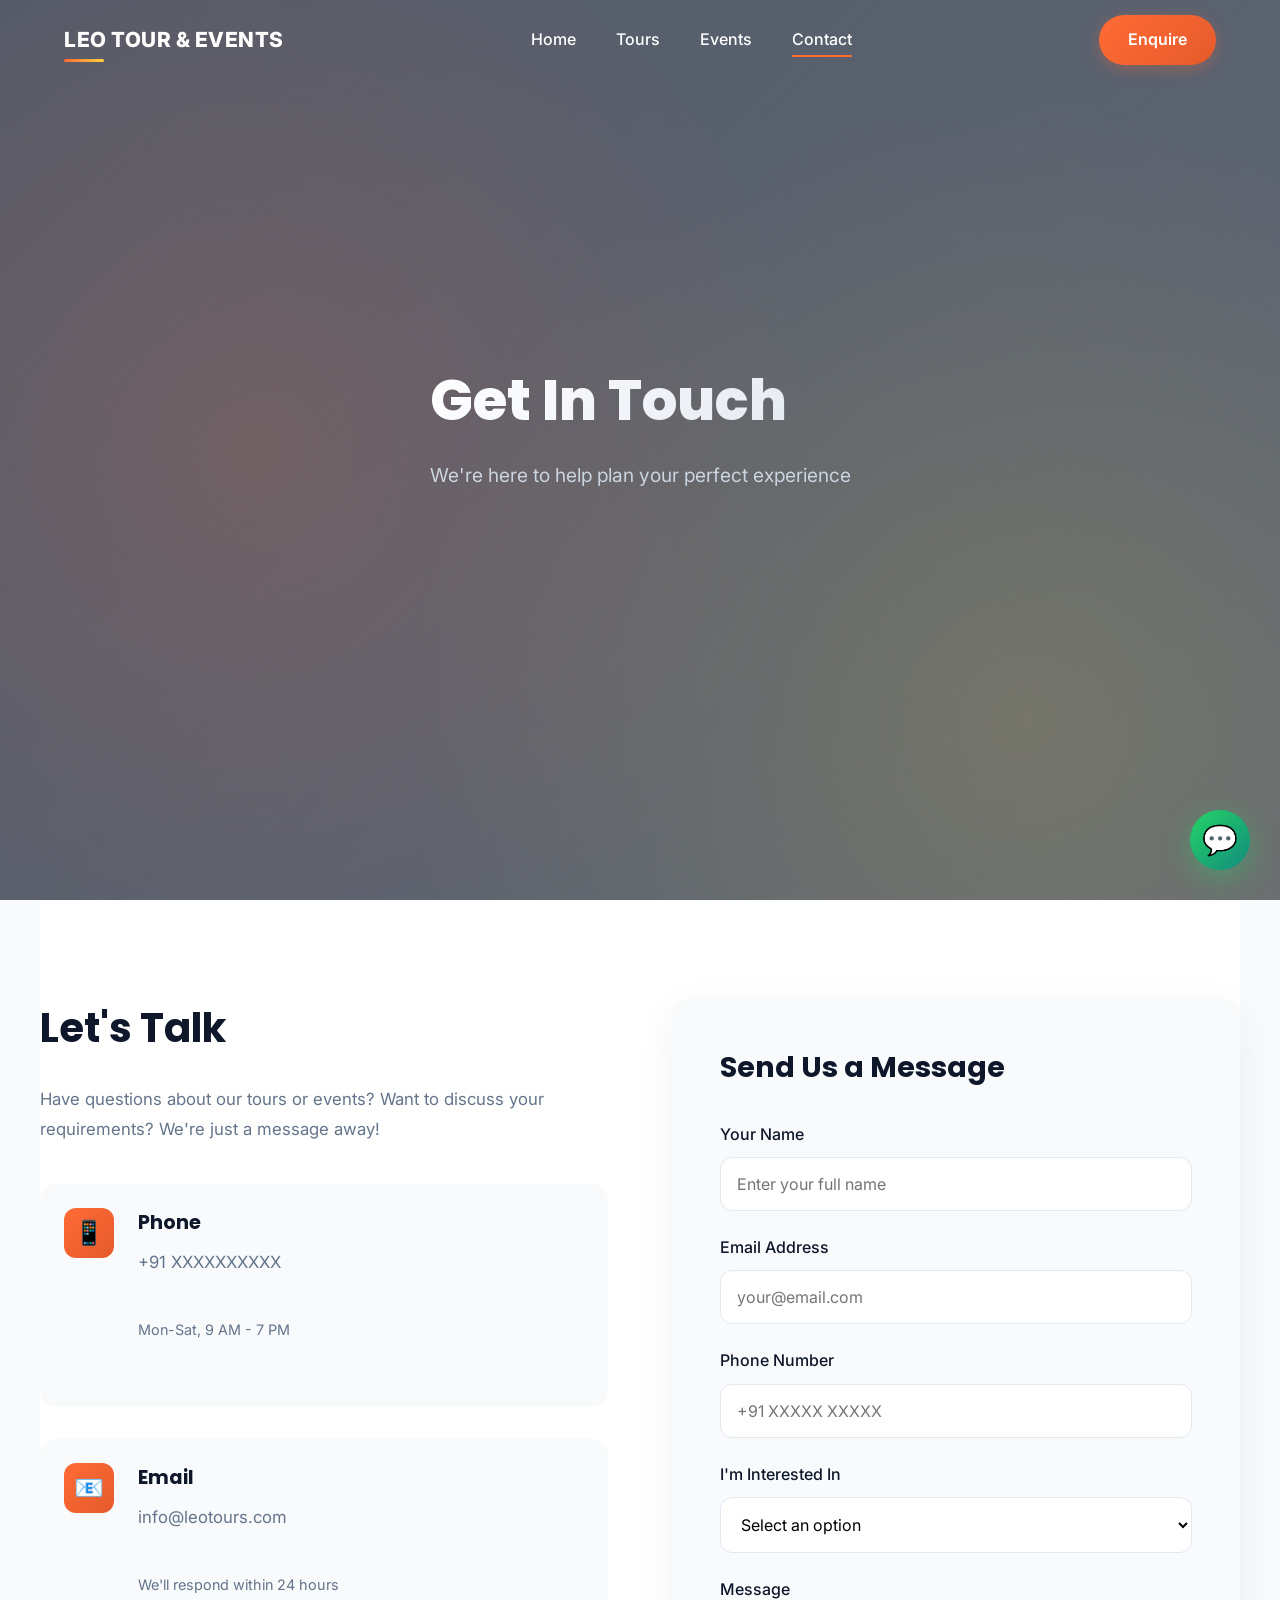
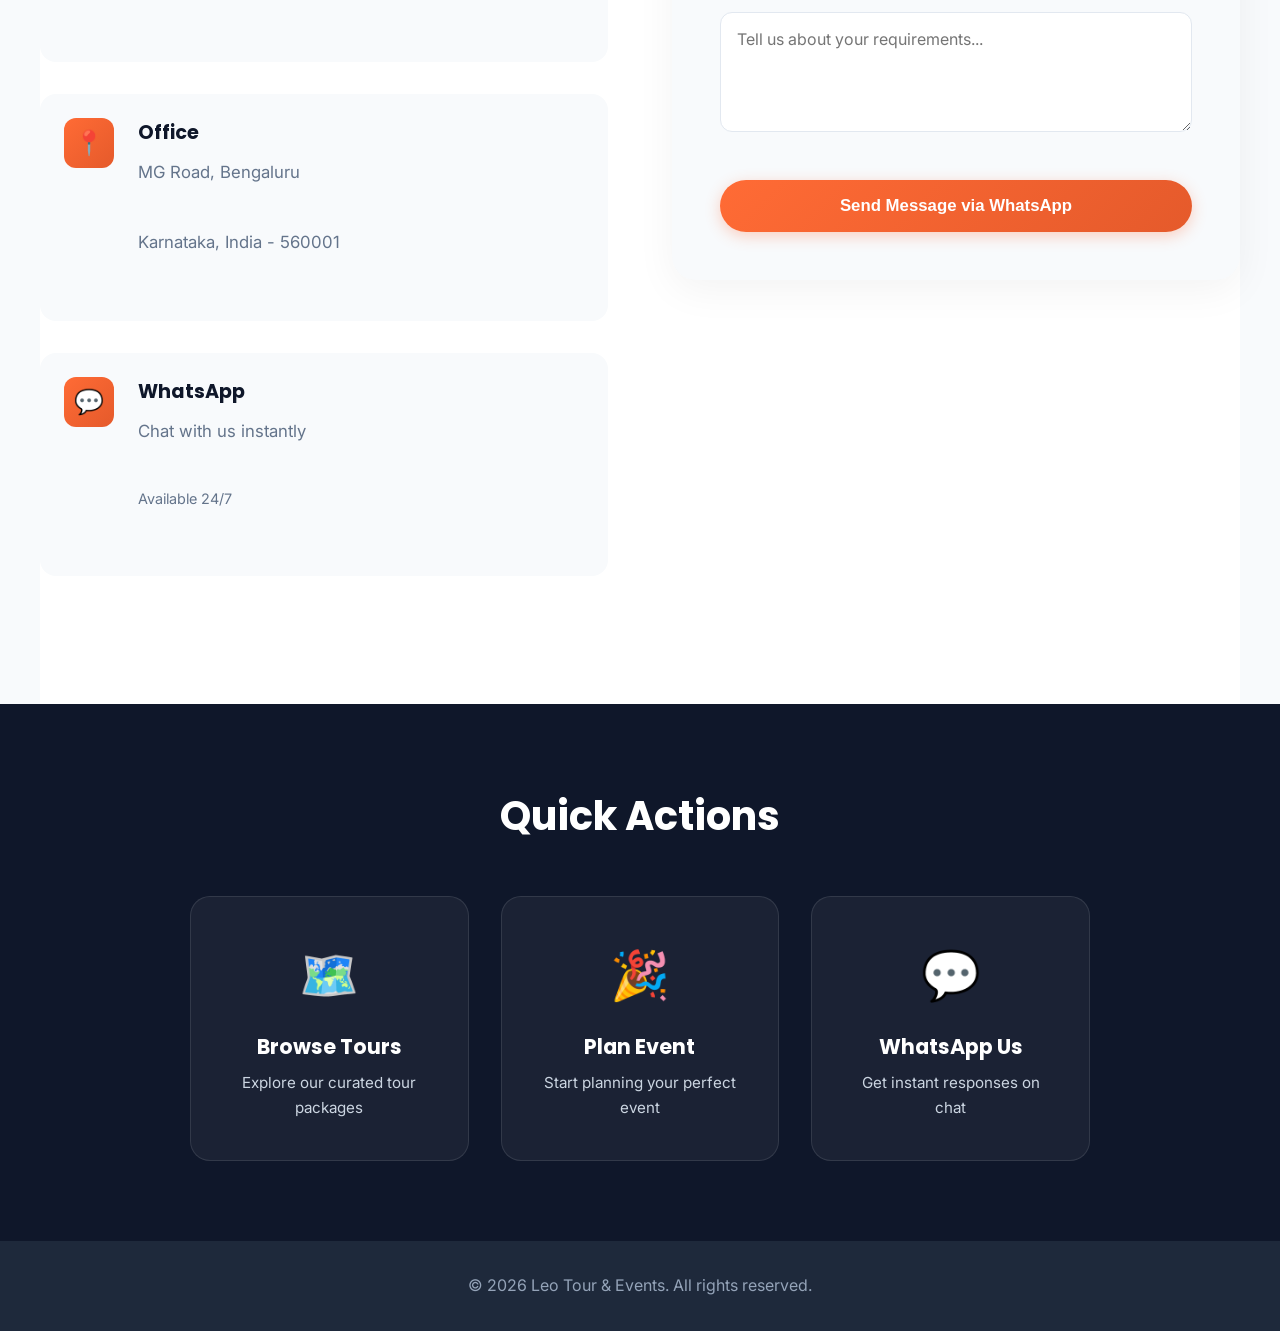
<file: contact.html>
<!DOCTYPE html>
<html lang="en">
<head>
  <meta charset="UTF-8" />
  <meta name="viewport" content="width=device-width, initial-scale=1.0" />

  <title>Contact | Leo Tour & Events</title>
  <meta name="description" content="Get in touch with Leo Tour & Events. We're here to help plan your perfect tour or event." />

  <!-- Fonts -->
  <link rel="preconnect" href="https://fonts.googleapis.com">
  <link rel="preconnect" href="https://fonts.gstatic.com" crossorigin>
  <link href="https://fonts.googleapis.com/css2?family=Poppins:wght@400;600;700;800&family=Inter:wght@400;500;600&display=swap" rel="stylesheet">

  <style>
    /* RESET */
    * {
      margin: 0;
      padding: 0;
      box-sizing: border-box;
    }

    /* VARIABLES */
    :root {
      --primary: #ff6b35;
      --primary-dark: #e55a2b;
      --secondary: #ffd23f;
      --dark: #0f172a;
      --dark-light: #1e293b;
      --light: #f8fafc;
      --white: #ffffff;
      --text: #334155;
      --border: #e2e8f0;
    }

    /* GLOBAL */
    body {
      font-family: 'Inter', sans-serif;
      background: var(--light);
      color: var(--text);
      line-height: 1.6;
    }

    html {
      scroll-behavior: smooth;
    }

    h1, h2, h3 {
      font-family: 'Poppins', sans-serif;
    }

    a {
      text-decoration: none;
      color: inherit;
    }

    .container {
      max-width: 1200px;
      margin: auto;
      padding: 0 1.5rem;
    }

    /* HEADER */
    .header {
      position: fixed;
      width: 100%;
      top: 0;
      z-index: 1000;
      transition: all 0.4s cubic-bezier(0.4, 0, 0.2, 1);
      background: transparent;
    }

    .header.scrolled {
      background: rgba(15, 23, 42, 0.95);
      backdrop-filter: blur(10px);
      box-shadow: 0 4px 30px rgba(0, 0, 0, 0.1);
    }
    .navbar {
      height: 80px;
      display: flex;
      align-items: center;
      justify-content: space-between;
    }

    .logo {
      font-weight: 800;
      color: white;
      font-size: 1.3rem;
      letter-spacing: 0.5px;
      position: relative;
    }

    .logo::after {
      content: '';
      position: absolute;
      bottom: -5px;
      left: 0;
      width: 40px;
      height: 3px;
      background: linear-gradient(90deg, var(--primary), var(--secondary));
      border-radius: 2px;
    }

    .nav-links {
      list-style: none;
      display: flex;
      gap: 2.5rem;
    }

    .nav-links a {
      color: white;
      font-weight: 500;
      position: relative;
      padding: 0.5rem 0;
      transition: all 0.3s ease;
    }

    .nav-links a::after {
      content: '';
      position: absolute;
      bottom: 0;
      left: 0;
      width: 0;
      height: 2px;
      background: var(--primary);
      transition: width 0.3s ease;
    }

    .nav-links a:hover::after,
    .nav-links a.active::after {
      width: 100%;
    }

    .btn-primary {
      background: linear-gradient(135deg, var(--primary), var(--primary-dark));
      color: white;
      padding: 0.75rem 1.8rem;
      border-radius: 50px;
      font-weight: 600;
      box-shadow: 0 4px 15px rgba(255, 107, 53, 0.3);
      border: none;
      cursor: pointer;
      transition: all 0.3s ease;
    }

    .btn-primary:hover {
      transform: translateY(-2px);
      box-shadow: 0 6px 25px rgba(255, 107, 53, 0.4);
    }

    /* HERO */
    .hero {
      height: 100vh;
      min-height: 350px;
      background:
        linear-gradient(135deg, rgba(15, 23, 42, 0.7), rgba(30, 41, 59, 0.7)),
        url('https://images.unsplash.com/photo-1423666639041-f56000c27a9a?q=80&w=1600&auto=format&fit=crop')
        center/cover no-repeat;
      display: flex;
      align-items: center;  
    }
    .hero::before {
      content: '';
      position: absolute;
      inset: 0;
      background: radial-gradient(circle at 20% 50%, rgba(255, 107, 53, 0.15), transparent 50%),
                  radial-gradient(circle at 80% 80%, rgba(255, 210, 63, 0.15), transparent 50%);
      animation: pulse 8s ease-in-out infinite;
    }

    @keyframes pulse {
      0%, 100% { opacity: 0.5; }
      50% { opacity: 0.8; }
    }

    .hero-content {
      color: white;
      max-width: 700px;
      position: relative;
      z-index: 1;
      animation: fadeInUp 1s ease-out;
    }

    @keyframes fadeInUp {
      from {
        opacity: 0;
        transform: translateY(30px);
      }
      to {
        opacity: 1;
        transform: translateY(0);
      }
    }

    .hero h1 {
      font-size: 3.5rem;
      line-height: 1.2;
      margin-bottom: 1.5rem;
      font-weight: 800;
      background: linear-gradient(135deg, #ffffff, #e2e8f0);
      -webkit-background-clip: text;
      -webkit-text-fill-color: transparent;
      background-clip: text;
    }

    .hero p {
      margin-bottom: 2.5rem;
      font-size: 1.2rem;
      color: #cbd5e1;
      line-height: 1.8;
    }

    .hero-buttons {
      display: flex;
      gap: 1.5rem;
      flex-wrap: wrap;
    }


    /* CONTACT SECTION */
    .contact-section {
      padding: 6rem 0;
      background: var(--white);
    }

    .contact-wrapper {
      display: grid;
      grid-template-columns: 1fr 1fr;
      gap: 4rem;
      align-items: start;
    }

    /* CONTACT INFO */
    .contact-info h2 {
      font-size: 2.5rem;
      color: var(--dark);
      margin-bottom: 1.5rem;
    }

    .contact-info p {
      color: #64748b;
      margin-bottom: 2.5rem;
      font-size: 1.05rem;
      line-height: 1.8;
    }

    .info-item {
      display: flex;
      align-items: start;
      gap: 1.5rem;
      margin-bottom: 2rem;
      padding: 1.5rem;
      background: var(--light);
      border-radius: 16px;
      transition: all 0.3s ease;
    }

    .info-item:hover {
      transform: translateX(5px);
      box-shadow: 0 5px 20px rgba(0, 0, 0, 0.05);
    }

    .info-icon {
      width: 50px;
      height: 50px;
      background: linear-gradient(135deg, var(--primary), var(--primary-dark));
      border-radius: 12px;
      display: flex;
      align-items: center;
      justify-content: center;
      font-size: 1.5rem;
      flex-shrink: 0;
    }

    .info-text h3 {
      font-size: 1.2rem;
      color: var(--dark);
      margin-bottom: 0.5rem;
    }

    .info-text p,
    .info-text a {
      color: #64748b;
      transition: color 0.3s ease;
    }

    .info-text a:hover {
      color: var(--primary);
    }

    /* CONTACT FORM */
    .contact-form {
      background: var(--light);
      padding: 3rem;
      border-radius: 24px;
      box-shadow: 0 10px 40px rgba(0, 0, 0, 0.05);
    }

    .contact-form h3 {
      font-size: 1.8rem;
      color: var(--dark);
      margin-bottom: 2rem;
    }

    .form-group {
      margin-bottom: 1.5rem;
    }

    .form-group label {
      display: block;
      margin-bottom: 0.6rem;
      font-weight: 500;
      color: var(--dark);
    }

    .form-group input,
    .form-group select,
    .form-group textarea {
      width: 100%;
      padding: 1rem;
      border-radius: 12px;
      border: 1px solid var(--border);
      background: var(--white);
      font-family: inherit;
      font-size: 1rem;
      transition: all 0.3s ease;
    }

    .form-group input:focus,
    .form-group select:focus,
    .form-group textarea:focus {
      outline: none;
      border-color: var(--primary);
      box-shadow: 0 0 0 3px rgba(255, 107, 53, 0.1);
    }

    .form-group textarea {
      resize: vertical;
      min-height: 120px;
    }

    .submit-btn {
      width: 100%;
      padding: 1rem;
      font-size: 1.05rem;
      margin-top: 1rem;
    }

    /* QUICK LINKS */
    .quick-links {
      padding: 5rem 0;
      background: var(--dark);
      color: white;
      text-align: center;
    }

    .quick-links h2 {
      font-size: 2.5rem;
      margin-bottom: 3rem;
    }

    .links-grid {
      display: grid;
      grid-template-columns: repeat(auto-fit, minmax(250px, 1fr));
      gap: 2rem;
      max-width: 900px;
      margin: 0 auto;
    }

    .link-card {
      background: rgba(255, 255, 255, 0.05);
      padding: 2.5rem 2rem;
      border-radius: 20px;
      border: 1px solid rgba(255, 255, 255, 0.1);
      transition: all 0.3s ease;
      cursor: pointer;
    }

    .link-card:hover {
      background: rgba(255, 255, 255, 0.08);
      transform: translateY(-5px);
      border-color: var(--primary);
    }

    .link-icon {
      font-size: 3rem;
      margin-bottom: 1rem;
    }

    .link-card h3 {
      font-size: 1.3rem;
      margin-bottom: 0.5rem;
    }

    .link-card p {
      color: #cbd5e1;
      font-size: 0.95rem;
    }

    /* FOOTER */
    .footer {
      background: var(--dark-light);
      color: white;
      padding: 2rem 0;
      text-align: center;
    }

    .footer .container {
      color: #94a3b8;
    }

    /* WHATSAPP FLOAT */
    .whatsapp-float {
      position: fixed;
      bottom: 30px;
      right: 30px;
      background: linear-gradient(135deg, #25d366, #128c7e);
      color: white;
      width: 60px;
      height: 60px;
      border-radius: 50%;
      display: flex;
      align-items: center;
      justify-content: center;
      font-size: 1.8rem;
      box-shadow: 0 8px 30px rgba(37, 211, 102, 0.4);
      z-index: 3000;
      transition: all 0.3s ease;
      animation: bounce 2s infinite;
    }

    @keyframes bounce {
      0%, 100% { transform: translateY(0); }
      50% { transform: translateY(-10px); }
    }

    .whatsapp-float:hover {
      transform: scale(1.15);
      box-shadow: 0 12px 40px rgba(37, 211, 102, 0.5);
      animation: none;
    }

    /* SUCCESS MESSAGE */
    .success-message {
      display: none;
      background: linear-gradient(135deg, #10b981, #059669);
      color: white;
      padding: 1rem;
      border-radius: 12px;
      margin-bottom: 1.5rem;
      text-align: center;
      font-weight: 500;
    }

    .success-message.show {
      display: block;
      animation: slideDown 0.4s ease;
    }

    @keyframes slideDown {
      from {
        opacity: 0;
        transform: translateY(-10px);
      }
      to {
        opacity: 1;
        transform: translateY(0);
      }
    }

    /* RESPONSIVE */
    @media (max-width: 768px) {
      .hero h1 {
        font-size: 2.5rem;
      }

      .nav-links {
        display: none;
      }

      .contact-wrapper {
        grid-template-columns: 1fr;
        gap: 3rem;
      }

      .contact-form {
        padding: 2rem;
      }

      .links-grid {
        grid-template-columns: 1fr;
      }

      .quick-links h2,
      .contact-info h2 {
        font-size: 2rem;
      }
    }
  </style>
</head>

<body>

<!-- HEADER -->
<header class="header">
  <nav class="navbar container">
    <div class="logo">LEO TOUR & EVENTS</div>

    <ul class="nav-links">
      <li><a href="index.html">Home</a></li>
      <li><a href="tours.html">Tours</a></li>
      <li><a href="events.html">Events</a></li>
      <li><a href="contact.html" class="active">Contact</a></li>
    </ul>

    <a href="contact.html" class="btn-primary">Enquire</a>
  </nav>
</header>

<!-- HERO -->
<section class="hero">
  <div class="hero-content container">
    <h1>Get In Touch</h1>
    <p>We're here to help plan your perfect experience</p>
  </div>
</section>

<!-- CONTACT SECTION -->
<section class="contact-section container">
  <div class="contact-wrapper">
    
    <!-- LEFT: CONTACT INFO -->
    <div class="contact-info">
      <h2>Let's Talk</h2>
      <p>Have questions about our tours or events? Want to discuss your requirements? We're just a message away!</p>

      <div class="info-item">
        <div class="info-icon">📱</div>
        <div class="info-text">
          <h3>Phone</h3>
          <p><a href="tel:+91XXXXXXXXXX">+91 XXXXXXXXXX</a></p>
          <p style="font-size: 0.9rem; margin-top: 0.3rem;">Mon-Sat, 9 AM - 7 PM</p>
        </div>
      </div>

      <div class="info-item">
        <div class="info-icon">📧</div>
        <div class="info-text">
          <h3>Email</h3>
          <p><a href="mailto:info@leotours.com">info@leotours.com</a></p>
          <p style="font-size: 0.9rem; margin-top: 0.3rem;">We'll respond within 24 hours</p>
        </div>
      </div>

      <div class="info-item">
        <div class="info-icon">📍</div>
        <div class="info-text">
          <h3>Office</h3>
          <p>MG Road, Bengaluru</p>
          <p>Karnataka, India - 560001</p>
        </div>
      </div>

      <div class="info-item">
        <div class="info-icon">💬</div>
        <div class="info-text">
          <h3>WhatsApp</h3>
          <p><a href="https://wa.me/91XXXXXXXXXX" target="_blank">Chat with us instantly</a></p>
          <p style="font-size: 0.9rem; margin-top: 0.3rem;">Available 24/7</p>
        </div>
      </div>
    </div>

    <!-- RIGHT: CONTACT FORM -->
    <div class="contact-form">
      <h3>Send Us a Message</h3>
      
      <div class="success-message" id="successMessage">
        ✓ Message sent! We'll get back to you soon.
      </div>

      <form onsubmit="sendContactForm(event)">
        <div class="form-group">
          <label>Your Name</label>
          <input type="text" id="name" placeholder="Enter your full name" required>
        </div>

        <div class="form-group">
          <label>Email Address</label>
          <input type="email" id="email" placeholder="your@email.com" required>
        </div>

        <div class="form-group">
          <label>Phone Number</label>
          <input type="tel" id="phone" placeholder="+91 XXXXX XXXXX" required>
        </div>

        <div class="form-group">
          <label>I'm Interested In</label>
          <select id="interest" required>
            <option value="">Select an option</option>
            <option>Tours</option>
            <option>Events</option>
            <option>Both</option>
            <option>General Inquiry</option>
          </select>
        </div>

        <div class="form-group">
          <label>Message</label>
          <textarea id="message" placeholder="Tell us about your requirements..." required></textarea>
        </div>

        <button type="submit" class="btn-primary submit-btn">Send Message via WhatsApp</button>
      </form>
    </div>

  </div>
</section>

<!-- QUICK LINKS -->
<section class="quick-links">
  <div class="container">
    <h2>Quick Actions</h2>
    
    <div class="links-grid">
      <a href="tours.html" class="link-card">
        <div class="link-icon">🗺️</div>
        <h3>Browse Tours</h3>
        <p>Explore our curated tour packages</p>
      </a>

      <a href="events.html" class="link-card">
        <div class="link-icon">🎉</div>
        <h3>Plan Event</h3>
        <p>Start planning your perfect event</p>
      </a>

      <a href="https://wa.me/91XXXXXXXXXX" target="_blank" class="link-card">
        <div class="link-icon">💬</div>
        <h3>WhatsApp Us</h3>
        <p>Get instant responses on chat</p>
      </a>
    </div>
  </div>
</section>

<!-- FOOTER -->
<footer class="footer">
  <div class="container">© 2026 Leo Tour & Events. All rights reserved.</div>
</footer>

<!-- WHATSAPP FLOAT -->
<a href="https://wa.me/91XXXXXXXXXX" class="whatsapp-float" target="_blank" title="Chat on WhatsApp">
  💬
</a>

<script>
  const phone = "91XXXXXXXXXX"; // CHANGE THIS

  function sendContactForm(e) {
    e.preventDefault();
    
    const name = document.getElementById('name').value;
    const email = document.getElementById('email').value;
    const phoneNum = document.getElementById('phone').value;
    const interest = document.getElementById('interest').value;
    const message = document.getElementById('message').value;
    
    const msg = `Hello 👋
I would like to get in touch.

👤 Name: ${name}
📧 Email: ${email}
📱 Phone: ${phoneNum}
🎯 Interest: ${interest}

💬 Message:
${message}`;
    
    // Show success message
    document.getElementById('successMessage').classList.add('show');
    
    // Open WhatsApp after a brief delay
    setTimeout(() => {
      window.open(`https://wa.me/${phone}?text=${encodeURIComponent(msg)}`, "_blank");
      
      // Reset form
      e.target.reset();
      
      // Hide success message after 3 seconds
      setTimeout(() => {
        document.getElementById('successMessage').classList.remove('show');
      }, 3000);
    }, 500);
  }

  const header = document.querySelector('.header');

  window.addEventListener('scroll', () => {
    if (window.scrollY > 50) {
      header.classList.add('scrolled');
    } else {
      header.classList.remove('scrolled');
    }
  });

</script>

</body>
</html>
</file>
